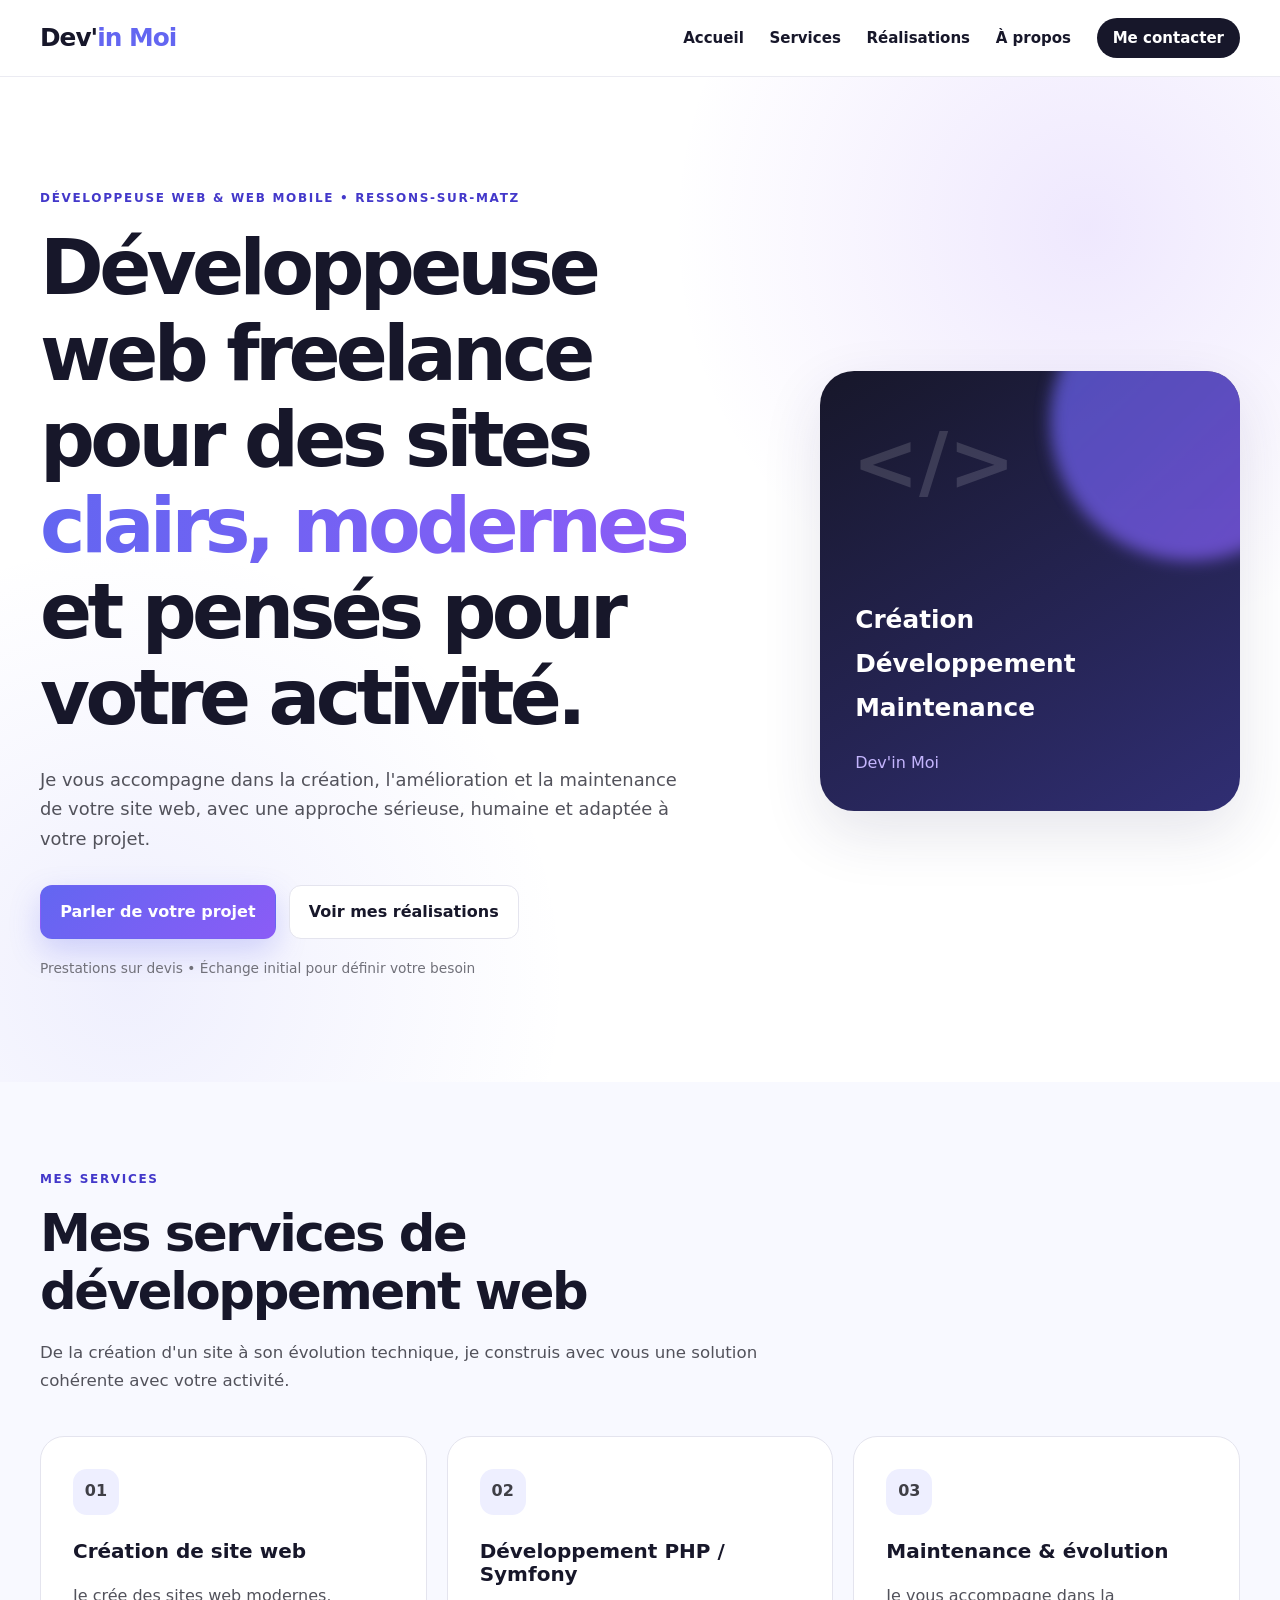
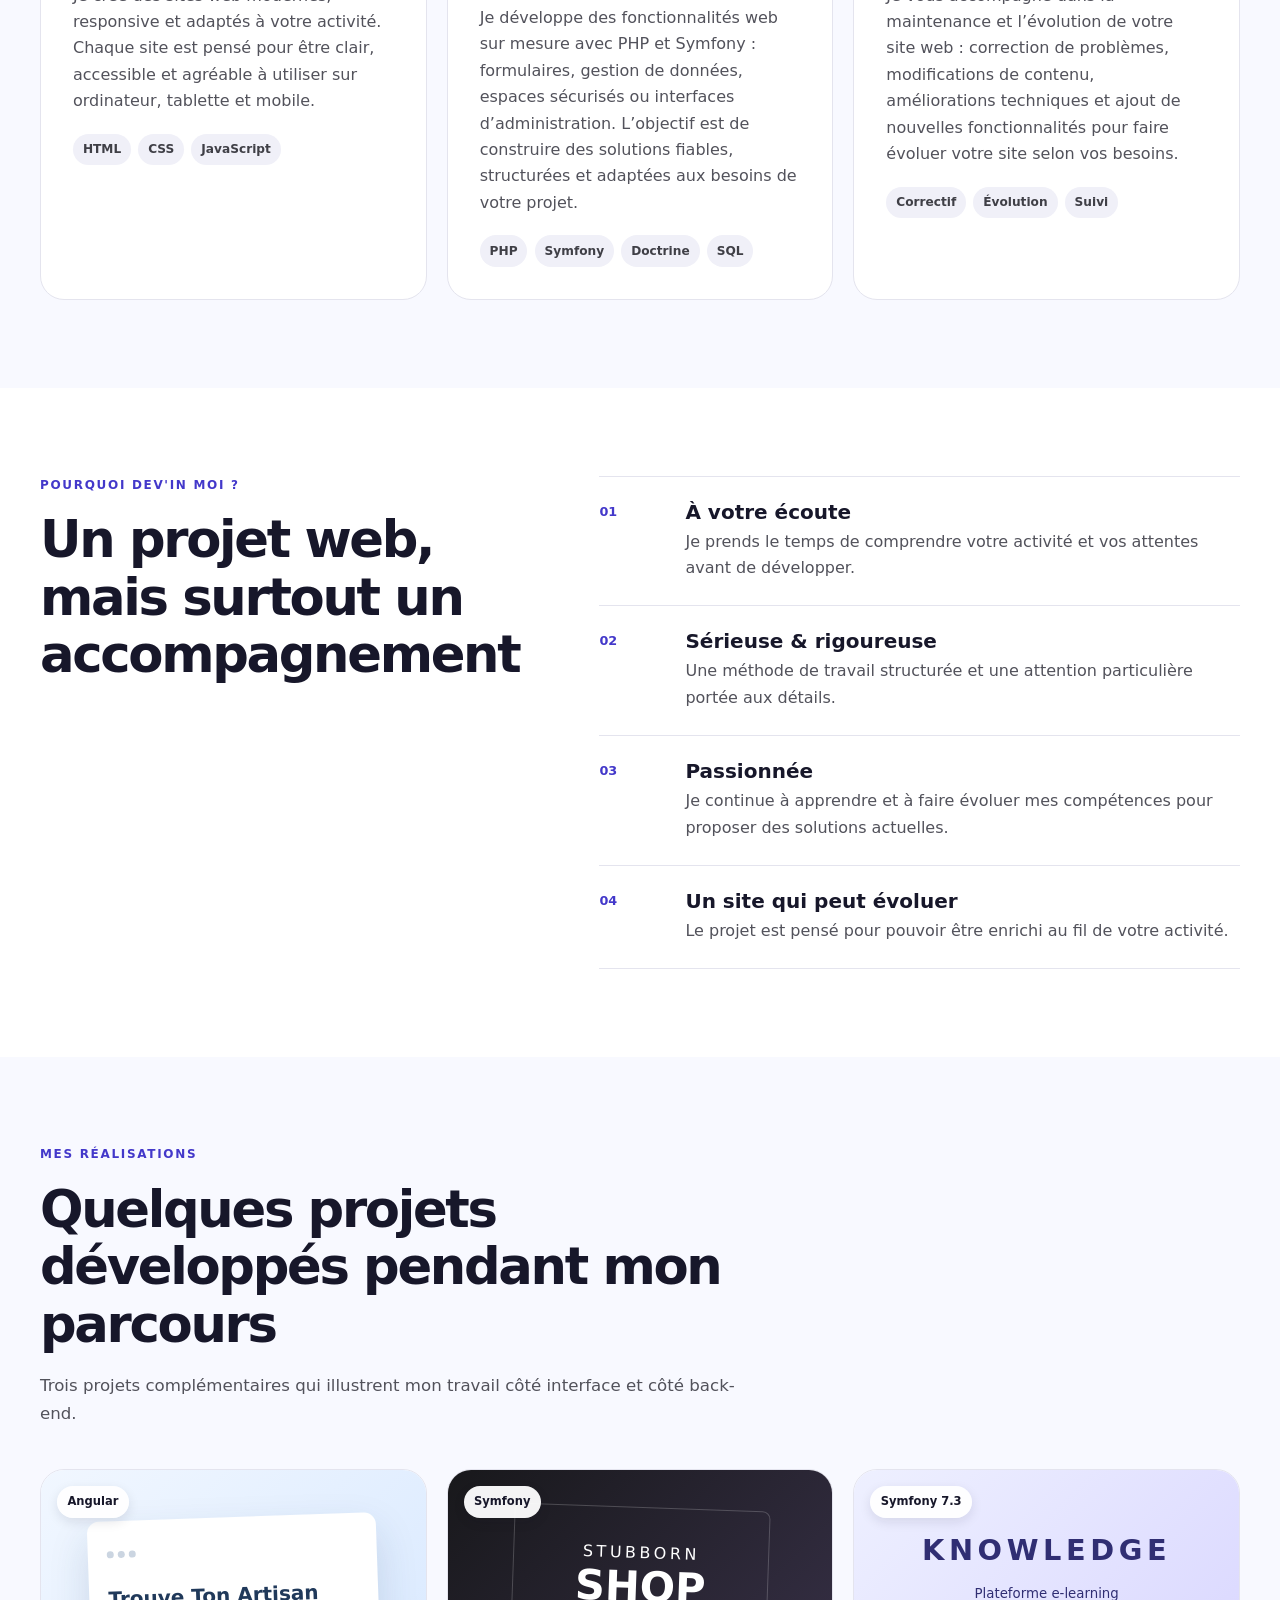
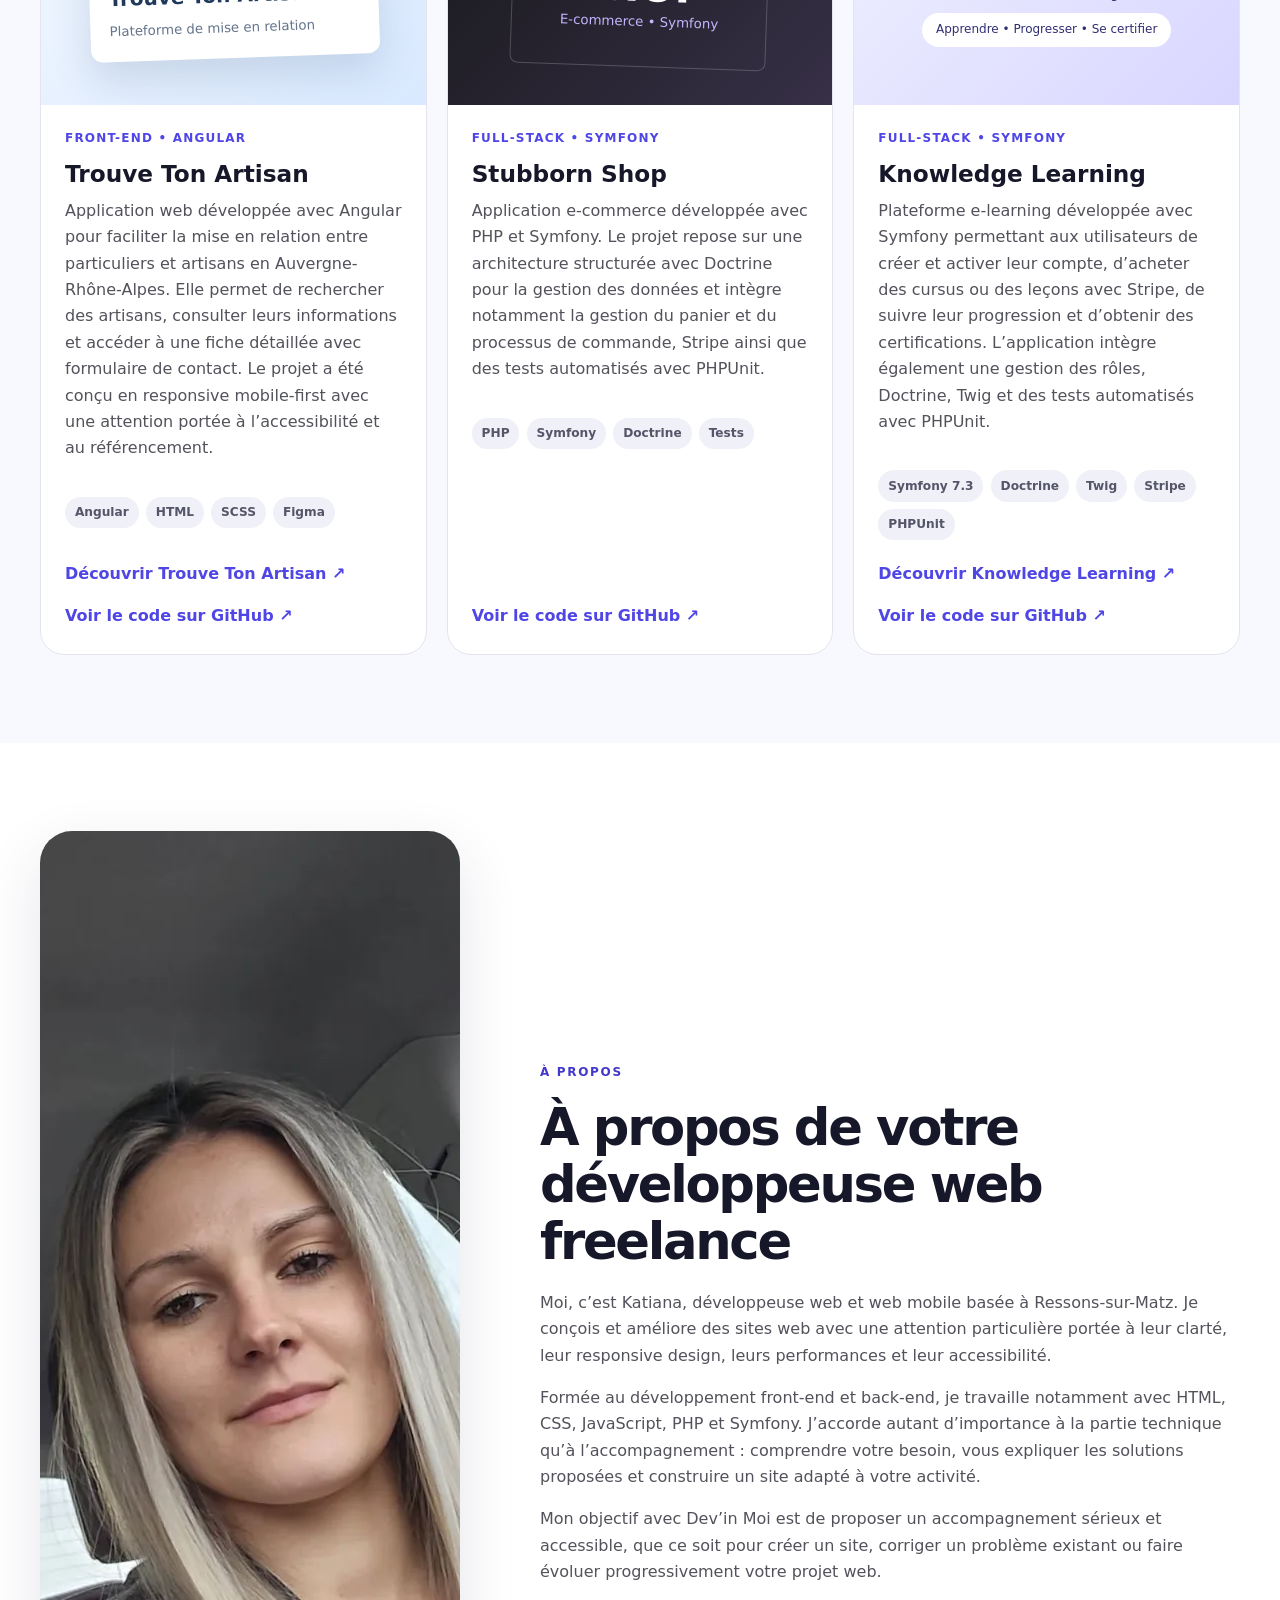
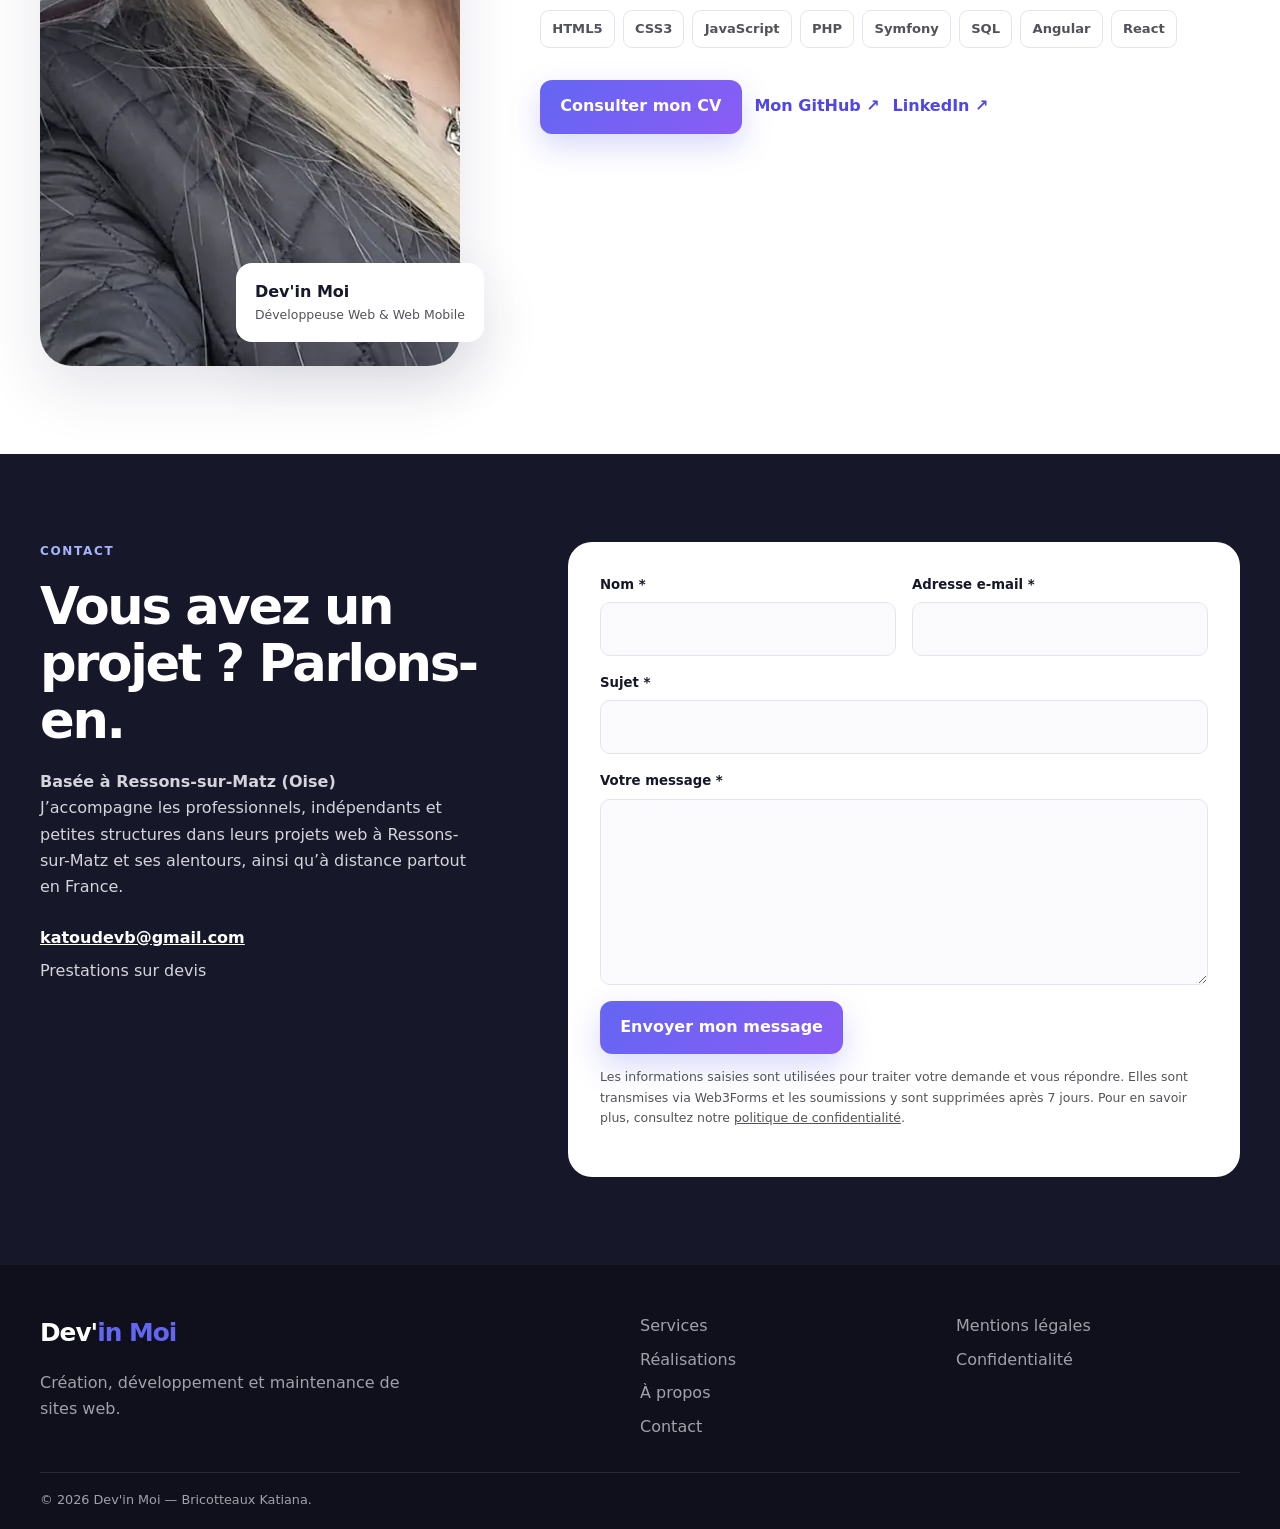
<file: index.html>
<!DOCTYPE html>
<html lang="fr">
<head>
  <meta charset="UTF-8">
  <meta name="viewport" content="width=device-width, initial-scale=1.0">
      <meta name="description" content="Dev'in Moi accompagne particuliers et professionnels dans la création, l'amélioration et la maintenance de sites web à Ressons-sur-Matz et à distance.">
    <title>Dev'in Moi — Développeuse web freelance</title>
  <!-- Le travail SEO (meta description, données structurées, Open Graph, etc.) sera fait séparément. -->
  <link rel="stylesheet" href="css/style.css">
  <script src="js/script.js" defer></script>
</head>
<body>
  <a class="skip-link" href="#contenu">Aller au contenu</a>

  <header class="site-header">
    <nav class="main-nav container" aria-label="Navigation principale">
      <a href="#accueil" class="logo" aria-label="Dev'in Moi - Accueil">Dev'<span>in Moi</span></a>

      <button class="menu-toggle" type="button" aria-expanded="false" aria-controls="nav-links" aria-label="Ouvrir le menu">
        <span></span><span></span><span></span>
      </button>

      <ul class="nav-links" id="nav-links">
        <li><a href="#accueil">Accueil</a></li>
        <li><a href="#services">Services</a></li>
        <li><a href="#realisations">Réalisations</a></li>
        <li><a href="#a-propos">À propos</a></li>
        <li><a href="#contact" class="nav-cta">Me contacter</a></li>
      </ul>
    </nav>
  </header>

  <main id="contenu">
    <section class="hero section" id="accueil">
      <div class="container hero-grid">
        <div class="hero-content reveal">
          <p class="eyebrow">Développeuse Web & Web Mobile • Ressons-sur-Matz</p>
          <h1>
            Développeuse web freelance pour des sites <span>clairs, modernes</span> et pensés pour votre activité.
          </h1>
          <p class="hero-text">Je vous accompagne dans la création, l'amélioration et la maintenance de votre site web, avec une approche sérieuse, humaine et adaptée à votre projet.</p>
          <div class="hero-actions">
            <a class="btn btn-primary" href="#contact">Parler de votre projet</a>
            <a class="btn btn-secondary" href="#realisations">Voir mes réalisations</a>
          </div>
          <p class="quote-note">Prestations sur devis • Échange initial pour définir votre besoin</p>
        </div>

        <div class="hero-card reveal" aria-label="Présentation de Dev'in Moi">
          <div class="hero-card-mark">&lt;/&gt;</div>
          <p>Création</p>
          <p>Développement</p>
          <p>Maintenance</p>
          <span>Dev'in Moi</span>
        </div>
      </div>
    </section>

    <section class="section section-soft" id="services">
      <div class="container">
        <div class="section-heading reveal">
          <p class="eyebrow">Mes services</p>
          <h2>Mes services de développement web</h2>
          <p>De la création d'un site à son évolution technique, je construis avec vous une solution cohérente avec votre activité.</p>
        </div>

        <div class="services-grid">
          <article class="service-card reveal">
            <span class="service-number">01</span>
            <h3>Création de site web</h3>
            <p>Je crée des sites web modernes, responsive et adaptés à votre activité. Chaque site est pensé pour être clair, accessible et agréable à utiliser sur ordinateur, tablette et mobile.</p>
            <div class="tags"><span>HTML</span><span>CSS</span><span>JavaScript</span></div>
          </article>

          <article class="service-card reveal">
            <span class="service-number">02</span>
            <h3>Développement PHP / Symfony</h3>
            <p>Je développe des fonctionnalités web sur mesure avec PHP et Symfony : formulaires, gestion de données, espaces sécurisés ou interfaces d’administration. L’objectif est de construire des solutions fiables, structurées et adaptées aux besoins de votre projet.</p>
            <div class="tags"><span>PHP</span><span>Symfony</span><span>Doctrine</span><span>SQL</span></div>
          </article>

          <article class="service-card reveal">
            <span class="service-number">03</span>
            <h3>Maintenance & évolution</h3>
            <p>Je vous accompagne dans la maintenance et l’évolution de votre site web : correction de problèmes, modifications de contenu, améliorations techniques et ajout de nouvelles fonctionnalités pour faire évoluer votre site selon vos besoins.</p>
            <div class="tags"><span>Correctif</span><span>Évolution</span><span>Suivi</span></div>
          </article>
        </div>
      </div>
    </section>

    <section class="section values">
      <div class="container values-grid">
        <div class="section-heading reveal">
          <p class="eyebrow">Pourquoi Dev'in Moi ?</p>
          <h2>Un projet web, mais surtout un accompagnement</h2>
        </div>
        <div class="value-list">
          <article class="value reveal"><strong>01</strong><div><h3>À votre écoute</h3><p>Je prends le temps de comprendre votre activité et vos attentes avant de développer.</p></div></article>
          <article class="value reveal"><strong>02</strong><div><h3>Sérieuse & rigoureuse</h3><p>Une méthode de travail structurée et une attention particulière portée aux détails.</p></div></article>
          <article class="value reveal"><strong>03</strong><div><h3>Passionnée</h3><p>Je continue à apprendre et à faire évoluer mes compétences pour proposer des solutions actuelles.</p></div></article>
          <article class="value reveal"><strong>04</strong><div><h3>Un site qui peut évoluer</h3><p>Le projet est pensé pour pouvoir être enrichi au fil de votre activité.</p></div></article>
        </div>
      </div>
    </section>

    <section class="section section-soft" id="realisations">
      <div class="container">
        <div class="section-heading reveal">
          <p class="eyebrow">Mes réalisations</p>
          <h2>Quelques projets développés pendant mon parcours</h2>
          <p>Trois projets complémentaires qui illustrent mon travail côté interface et côté back-end.</p>
        </div>

        <div class="projects-grid">
          <article class="project-card reveal">
            <div class="project-visual artisan">
              <span>Angular</span>
              <div class="mock-window"><i></i><i></i><i></i><strong>Trouve Ton Artisan</strong><small>Plateforme de mise en relation</small></div>
            </div>
            <div class="project-body">
              <p class="project-type">Front-end • Angular</p>
              <h3>Trouve Ton Artisan</h3>
              <p>Application web développée avec Angular pour faciliter la mise en relation entre particuliers et artisans en Auvergne-Rhône-Alpes. Elle permet de rechercher des artisans, consulter leurs informations et accéder à une fiche détaillée avec formulaire de contact. Le projet a été conçu en responsive mobile-first avec une attention portée à l’accessibilité et au référencement.</p>
              <div class="tags"><span>Angular</span><span>HTML</span><span>SCSS</span><span>Figma</span></div>
              <div class="project-links">
                <a href="https://katoudevb.github.io/TrouveTonArtisan/" target="_blank" rel="noopener" aria-label="Voir le site Trouve Ton Artisan">Découvrir Trouve Ton Artisan ↗</a>
                <a href="https://github.com/katoudevb/TrouveTonArtisan" target="_blank" rel="noopener">Voir le code sur GitHub ↗</a>
              </div>
            </div>
          </article>

          <article class="project-card reveal">
            <div class="project-visual stubborn">
              <span>Symfony</span>
              <div class="mock-shop"><div>STUBBORN</div><b>SHOP</b><small>E-commerce • Symfony</small></div>
            </div>
            <div class="project-body">
              <p class="project-type">Full-stack • Symfony</p>
              <h3>Stubborn Shop</h3>
              <p>Application e-commerce développée avec PHP et Symfony. Le projet repose sur une architecture structurée avec Doctrine pour la gestion des données et intègre notamment la gestion du panier et du processus de commande, Stripe ainsi que des tests automatisés avec PHPUnit.</p>
              <div class="tags"><span>PHP</span><span>Symfony</span><span>Doctrine</span><span>Tests</span></div>
              <div class="project-links">
                <a href="https://github.com/katoudevb/stubborn_shop" target="_blank" rel="noopener">Voir le code sur GitHub ↗</a>
              </div>
            </div>
          </article>

          <article class="project-card reveal">
            <div class="project-visual knowledge">
              <span>Symfony 7.3</span>
              <div class="mock-knowledge">
                <b>KNOWLEDGE</b>
                <small>Plateforme e-learning</small>
                <em>Apprendre • Progresser • Se certifier</em>
              </div>
            </div>
            <div class="project-body">
              <p class="project-type">Full-stack • Symfony</p>
              <h3>Knowledge Learning</h3>
              <p>Plateforme e-learning développée avec Symfony permettant aux utilisateurs de créer et activer leur compte, d’acheter des cursus ou des leçons avec Stripe, de suivre leur progression et d’obtenir des certifications. L’application intègre également une gestion des rôles, Doctrine, Twig et des tests automatisés avec PHPUnit.</p>
              <div class="tags">
                <span>Symfony 7.3</span>
                <span>Doctrine</span>
                <span>Twig</span>
                <span>Stripe</span>
                <span>PHPUnit</span>
              </div>
              <div class="project-links">
                <a href="https://bricotteaux.alwaysdata.net/" target="_blank" rel="noopener" aria-label="Voir le site Knowledge Learning">Découvrir Knowledge Learning ↗</a>
                <a href="https://github.com/katoudevb/knowledge" target="_blank" rel="noopener">Voir le code sur GitHub ↗</a>
              </div>
            </div>
          </article>
        </div>
      </div>
    </section>

    <section class="section about" id="a-propos">
      <div class="container about-grid">
        <div class="about-photo reveal">
          <img src="assets/images/katiana-bricotteaux.webp" width="700" height="1135" alt="Portrait de Katiana Bricotteaux">
          <div class="photo-badge"><strong>Dev'in Moi</strong><span>Développeuse Web & Web Mobile</span></div>
        </div>

        <div class="about-content reveal">
          <p class="eyebrow">À propos</p>
          <h2>À propos de votre développeuse web freelance</h2>
          <p>Moi, c’est Katiana, développeuse web et web mobile basée à Ressons-sur-Matz. Je conçois et améliore des sites web avec une attention particulière portée à leur clarté, leur responsive design, leurs performances et leur accessibilité.</p>
          <p>Formée au développement front-end et back-end, je travaille notamment avec HTML, CSS, JavaScript, PHP et Symfony. J’accorde autant d’importance à la partie technique qu’à l’accompagnement : comprendre votre besoin, vous expliquer les solutions proposées et construire un site adapté à votre activité.</p>
          <p>Mon objectif avec Dev’in Moi est de proposer un accompagnement sérieux et accessible, que ce soit pour créer un site, corriger un problème existant ou faire évoluer progressivement votre projet web.</p>

          <div class="skills" aria-label="Technologies">
            <span>HTML5</span><span>CSS3</span><span>JavaScript</span><span>PHP</span><span>Symfony</span><span>SQL</span><span>Angular</span><span>React</span>
          </div>

          <div class="about-actions">
            <a class="btn btn-primary" href="assets/documents/cv-katiana-bricotteaux.pdf" target="_blank" rel="noopener">Consulter mon CV</a>
            <a class="text-link" href="https://github.com/katoudevb" target="_blank" rel="noopener">Mon GitHub ↗</a>
            <a class="text-link" href="https://www.linkedin.com/in/katiana-bricotteaux-22245a385/" target="_blank" rel="noopener">LinkedIn ↗</a>
          </div>
        </div>
      </div>
    </section>

    <section class="section contact-section" id="contact">
      <div class="container contact-grid">
        <div class="contact-copy reveal">
          <p class="eyebrow">Contact</p>
          <h2>Vous avez un projet ? Parlons-en.</h2>
          <p><strong>Basée à Ressons-sur-Matz (Oise)</strong><br>J’accompagne les professionnels, indépendants et petites structures dans leurs projets web à Ressons-sur-Matz et ses alentours, ainsi qu’à distance partout en France.</p>
        <div class="contact-details">
          <a href="mailto:katoudevb@gmail.com">katoudevb@gmail.com</a>
          <span>Prestations sur devis</span>
        </div>
        </div>
        <form class="contact-form reveal" id="contact-form">
          <input type="hidden" name="access_key" value="d40a267e-ac9f-409e-aab9-264f63674bb4">
          <input type="hidden" name="from_name" value="Dev'in Moi">
          <input type="checkbox" name="botcheck" style="display:none" tabindex="-1" autocomplete="off">
          <div class="field-row">
            <div class="field"><label for="contact-name">Nom *</label><input id="contact-name" name="name" type="text" autocomplete="name" required maxlength="100"></div>
            <div class="field"><label for="contact-email">Adresse e-mail *</label><input id="contact-email" name="email" type="email" autocomplete="email" required maxlength="254"></div>
          </div>
          <div class="field"><label for="contact-subject">Sujet *</label><input id="contact-subject" name="subject" type="text" required maxlength="150"></div>
          <div class="field"><label for="contact-message">Votre message *</label><textarea id="contact-message" name="message" rows="6" required minlength="10" maxlength="3000"></textarea></div>
          <button class="btn btn-primary" type="submit">Envoyer mon message</button>
          <p class="form-note">
            Les informations saisies sont utilisées pour traiter votre demande et vous répondre.
            Elles sont transmises via Web3Forms et les soumissions y sont supprimées après 7 jours.
            Pour en savoir plus, consultez notre
            <a href="politique-confidentialite.html">politique de confidentialité</a>.
          </p>
          <p class="form-status" id="form-status" role="status" aria-live="polite"></p>
        </form>
      </div>
    </section>
  </main>

  <footer class="site-footer">
    <div class="container footer-grid">
      <div><a href="#accueil" class="logo logo-footer">Dev'<span>in Moi</span></a><p>Création, développement et maintenance de sites web.</p></div>
      <div class="footer-links"><a href="#services">Services</a><a href="#realisations">Réalisations</a><a href="#a-propos">À propos</a><a href="#contact">Contact</a></div>
      <div class="footer-links"><a href="mentions-legales.html">Mentions légales</a><a href="politique-confidentialite.html">Confidentialité</a></div>
    </div>
    <div class="container footer-bottom">© <span id="year"></span> Dev'in Moi — Bricotteaux Katiana.</div>
  </footer>

  <button class="back-to-top" type="button" aria-label="Retour en haut">↑</button>
</body>
</html>
</file>
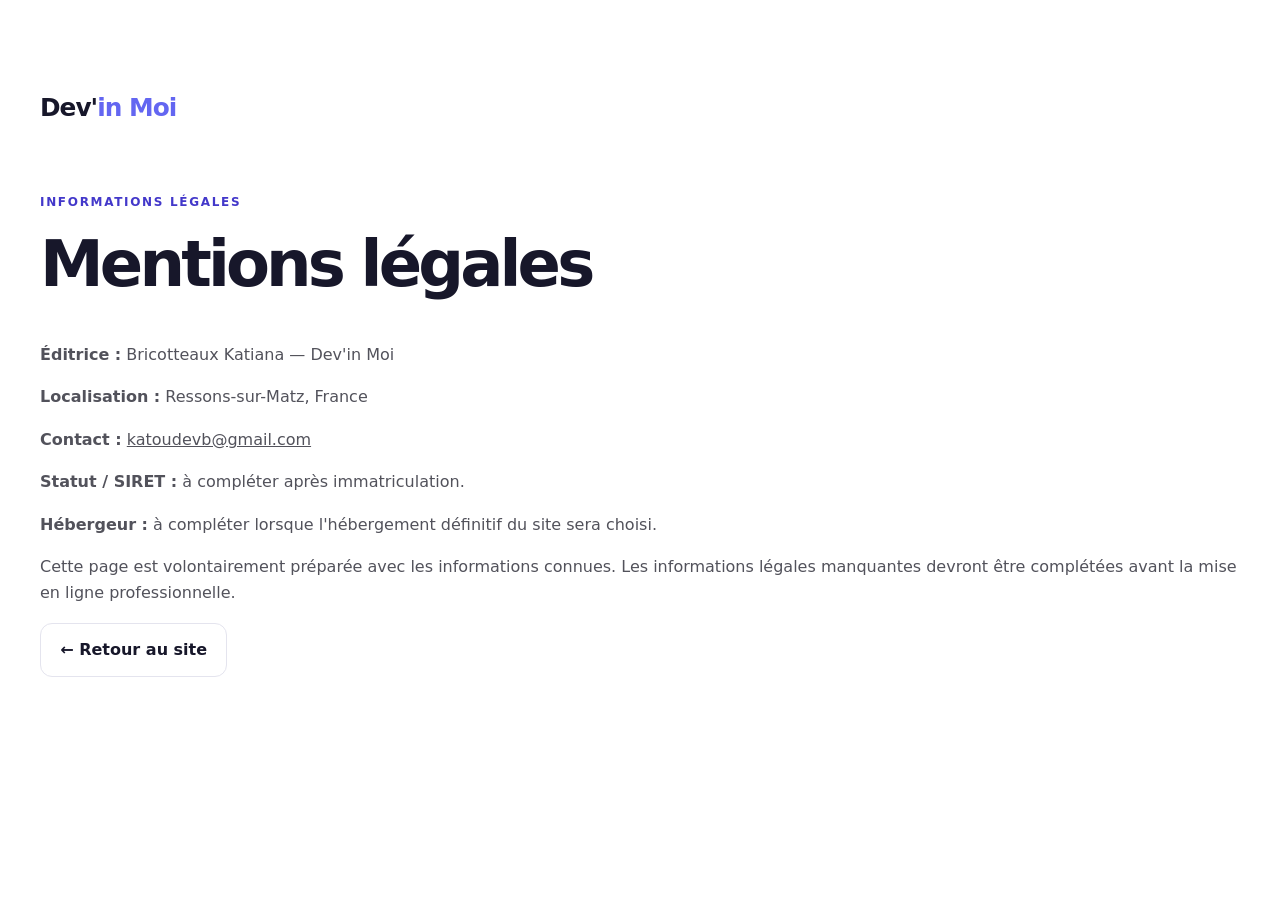
<file: mentions-legales.html>
<!DOCTYPE html><html lang="fr"><head><meta charset="UTF-8"><meta name="viewport" content="width=device-width,initial-scale=1"><title>Mentions légales — Dev'in Moi</title><link rel="stylesheet" href="css/style.css"></head><body><main class="section"><div class="container"><a class="logo" href="index.html">Dev'<span>in Moi</span></a><div class="section-heading" style="margin-top:4rem"><p class="eyebrow">Informations légales</p><h1 style="font-size:clamp(2.4rem,5vw,4rem)">Mentions légales</h1></div><p><strong>Éditrice :</strong> Bricotteaux Katiana — Dev'in Moi</p><p><strong>Localisation :</strong> Ressons-sur-Matz, France</p><p><strong>Contact :</strong> <a href="mailto:katoudevb@gmail.com">katoudevb@gmail.com</a></p><p><strong>Statut / SIRET :</strong> à compléter après immatriculation.</p><p><strong>Hébergeur :</strong> à compléter lorsque l'hébergement définitif du site sera choisi.</p><p>Cette page est volontairement préparée avec les informations connues. Les informations légales manquantes devront être complétées avant la mise en ligne professionnelle.</p><p><a class="btn btn-secondary" href="index.html">← Retour au site</a></p></div></main></body></html>
</file>
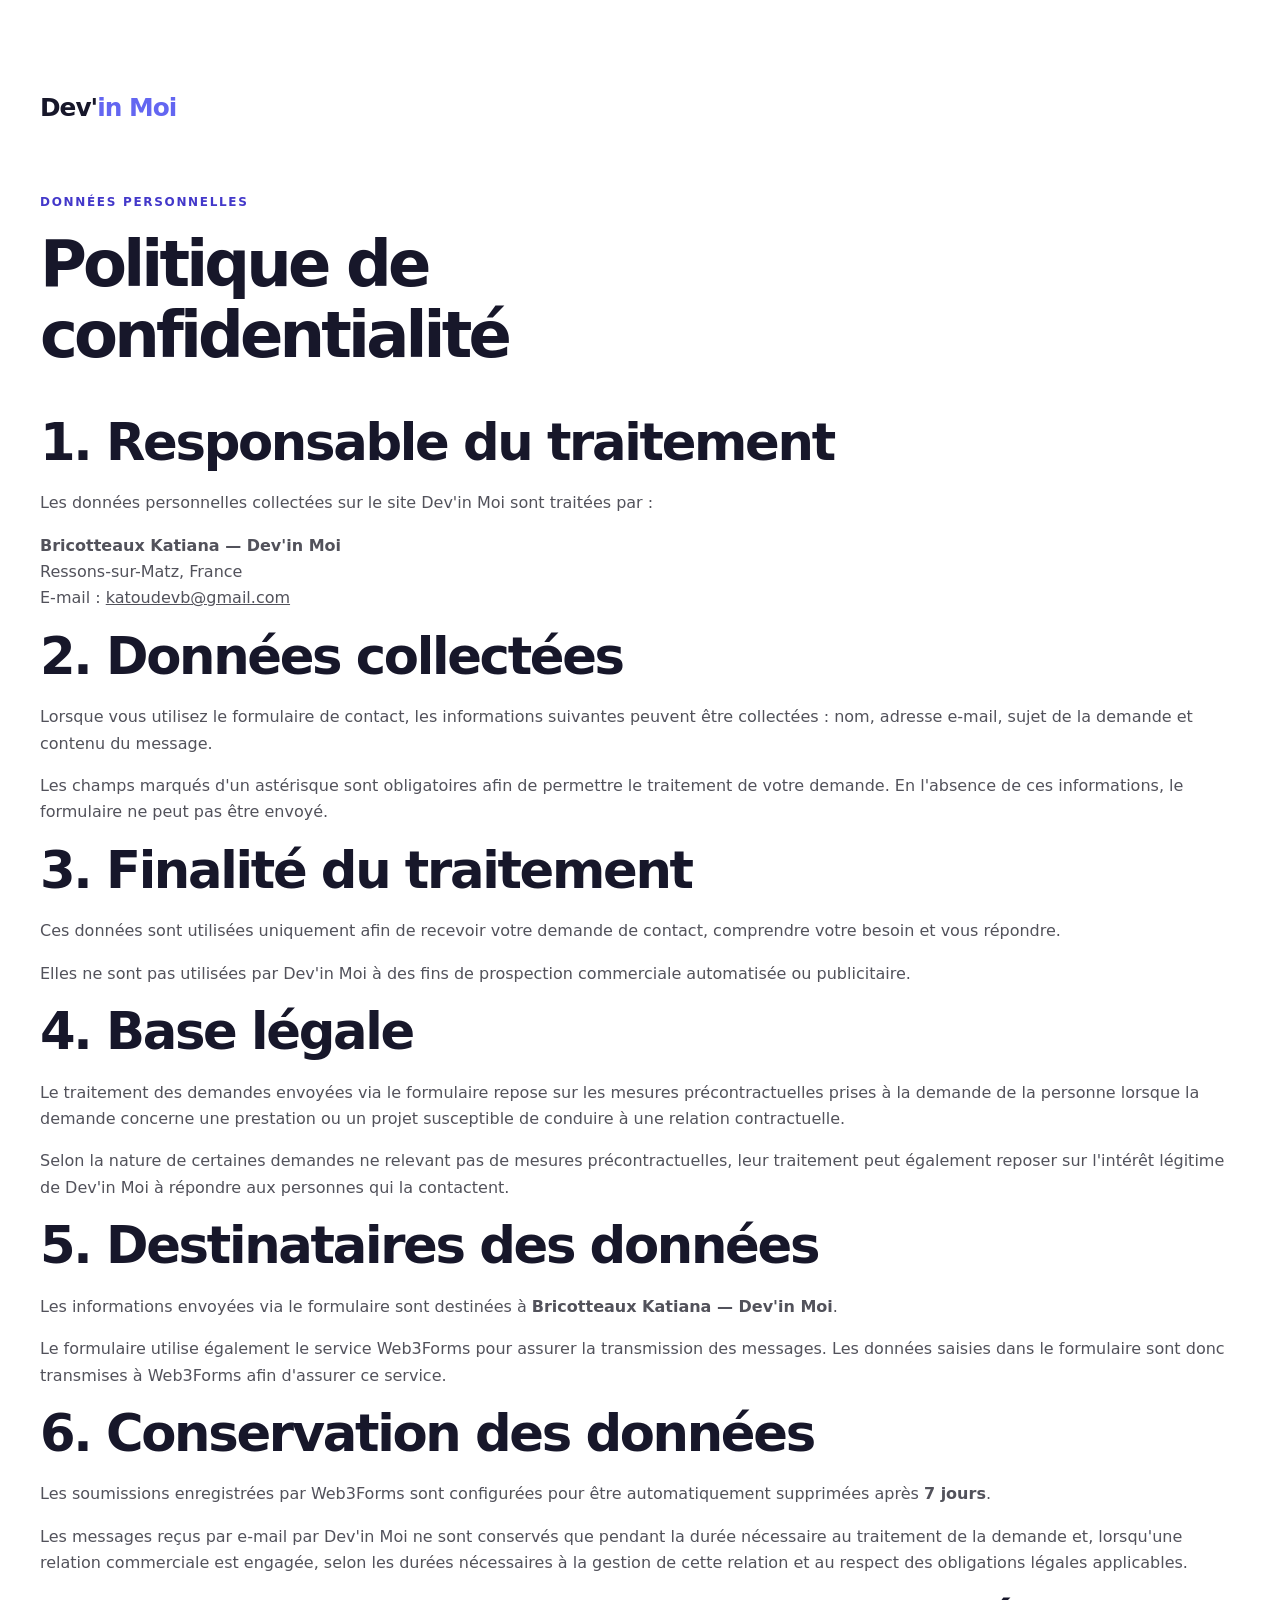
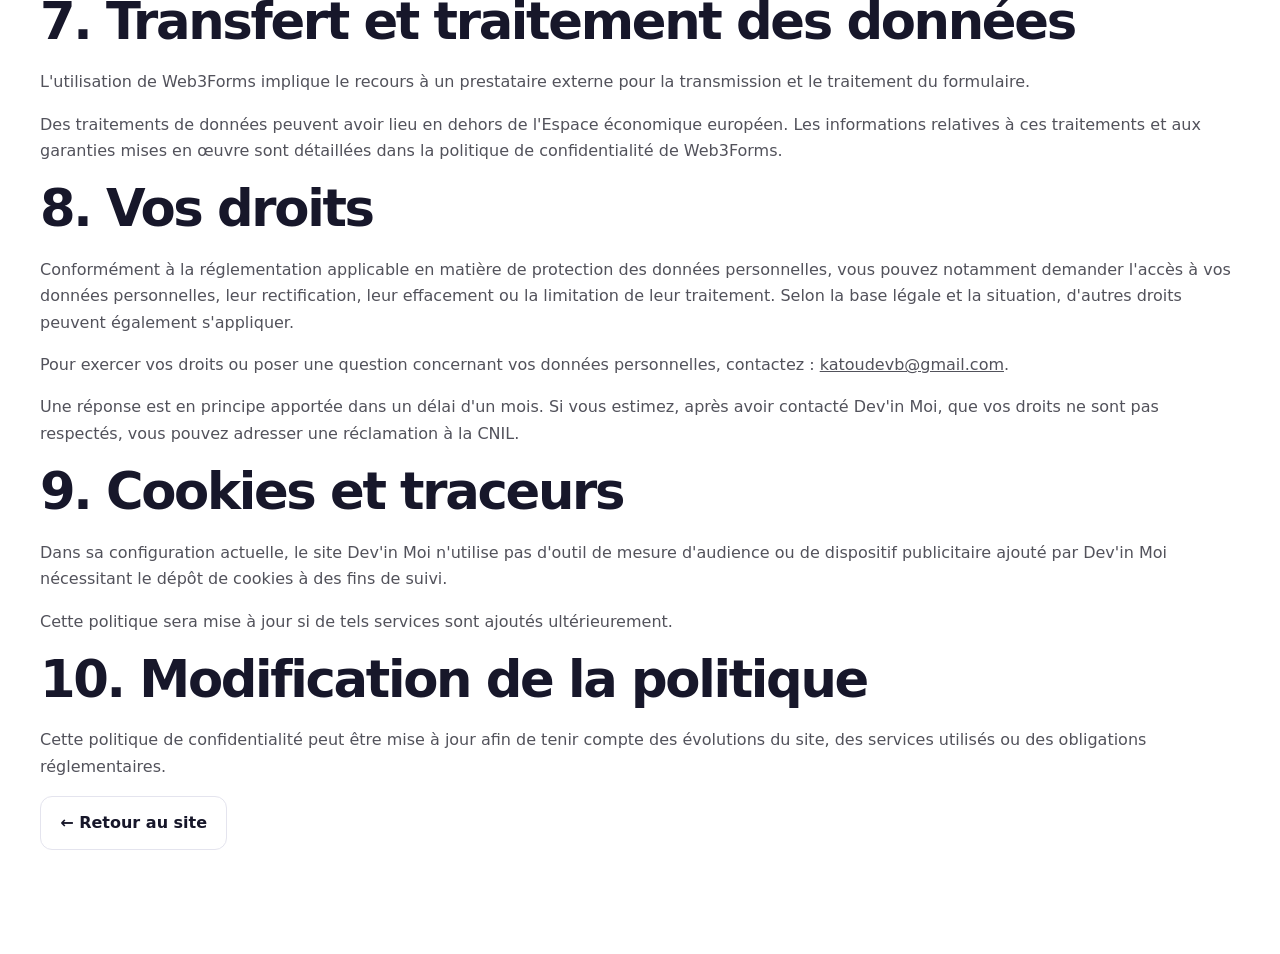
<file: politique-confidentialite.html>
<!DOCTYPE html>
<html lang="fr">
<head>
  <meta charset="UTF-8">
  <meta name="viewport" content="width=device-width,initial-scale=1">
  <title>Politique de confidentialité — Dev'in Moi</title>
  <meta name="description" content="Politique de confidentialité du site Dev'in Moi : données collectées, formulaire de contact, conservation et droits des utilisateurs.">
  <link rel="stylesheet" href="css/style.css">
</head>
<body>
  <main class="section">
    <div class="container">
      <a class="logo" href="index.html" aria-label="Dev'in Moi - Accueil">Dev'<span>in Moi</span></a>

      <div class="section-heading" style="margin-top:4rem">
        <p class="eyebrow">Données personnelles</p>
        <h1 style="font-size:clamp(2.4rem,5vw,4rem)">Politique de confidentialité</h1>
      </div>

      <h2>1. Responsable du traitement</h2>
      <p>Les données personnelles collectées sur le site Dev'in Moi sont traitées par :</p>
      <p><strong>Bricotteaux Katiana — Dev'in Moi</strong><br>
      Ressons-sur-Matz, France<br>
      E-mail : <a href="mailto:katoudevb@gmail.com">katoudevb@gmail.com</a></p>

      <h2>2. Données collectées</h2>
      <p>Lorsque vous utilisez le formulaire de contact, les informations suivantes peuvent être collectées : nom, adresse e-mail, sujet de la demande et contenu du message.</p>
      <p>Les champs marqués d'un astérisque sont obligatoires afin de permettre le traitement de votre demande. En l'absence de ces informations, le formulaire ne peut pas être envoyé.</p>

      <h2>3. Finalité du traitement</h2>
      <p>Ces données sont utilisées uniquement afin de recevoir votre demande de contact, comprendre votre besoin et vous répondre.</p>
      <p>Elles ne sont pas utilisées par Dev'in Moi à des fins de prospection commerciale automatisée ou publicitaire.</p>

      <h2>4. Base légale</h2>
      <p>Le traitement des demandes envoyées via le formulaire repose sur les mesures précontractuelles prises à la demande de la personne lorsque la demande concerne une prestation ou un projet susceptible de conduire à une relation contractuelle.</p>
      <p>Selon la nature de certaines demandes ne relevant pas de mesures précontractuelles, leur traitement peut également reposer sur l'intérêt légitime de Dev'in Moi à répondre aux personnes qui la contactent.</p>

      <h2>5. Destinataires des données</h2>
      <p>Les informations envoyées via le formulaire sont destinées à <strong>Bricotteaux Katiana — Dev'in Moi</strong>.</p>
      <p>Le formulaire utilise également le service Web3Forms pour assurer la transmission des messages. Les données saisies dans le formulaire sont donc transmises à Web3Forms afin d'assurer ce service.</p>

      <h2>6. Conservation des données</h2>
      <p>Les soumissions enregistrées par Web3Forms sont configurées pour être automatiquement supprimées après <strong>7 jours</strong>.</p>
      <p>Les messages reçus par e-mail par Dev'in Moi ne sont conservés que pendant la durée nécessaire au traitement de la demande et, lorsqu'une relation commerciale est engagée, selon les durées nécessaires à la gestion de cette relation et au respect des obligations légales applicables.</p>

      <h2>7. Transfert et traitement des données</h2>
      <p>L'utilisation de Web3Forms implique le recours à un prestataire externe pour la transmission et le traitement du formulaire.</p>
      <p>Des traitements de données peuvent avoir lieu en dehors de l'Espace économique européen. Les informations relatives à ces traitements et aux garanties mises en œuvre sont détaillées dans la politique de confidentialité de Web3Forms.</p>

      <h2>8. Vos droits</h2>
      <p>Conformément à la réglementation applicable en matière de protection des données personnelles, vous pouvez notamment demander l'accès à vos données personnelles, leur rectification, leur effacement ou la limitation de leur traitement. Selon la base légale et la situation, d'autres droits peuvent également s'appliquer.</p>
      <p>Pour exercer vos droits ou poser une question concernant vos données personnelles, contactez : <a href="mailto:katoudevb@gmail.com">katoudevb@gmail.com</a>.</p>
      <p>Une réponse est en principe apportée dans un délai d'un mois. Si vous estimez, après avoir contacté Dev'in Moi, que vos droits ne sont pas respectés, vous pouvez adresser une réclamation à la CNIL.</p>

      <h2>9. Cookies et traceurs</h2>
      <p>Dans sa configuration actuelle, le site Dev'in Moi n'utilise pas d'outil de mesure d'audience ou de dispositif publicitaire ajouté par Dev'in Moi nécessitant le dépôt de cookies à des fins de suivi.</p>
      <p>Cette politique sera mise à jour si de tels services sont ajoutés ultérieurement.</p>

      <h2>10. Modification de la politique</h2>
      <p>Cette politique de confidentialité peut être mise à jour afin de tenir compte des évolutions du site, des services utilisés ou des obligations réglementaires.</p>

      <p><a class="btn btn-secondary" href="index.html">← Retour au site</a></p>
    </div>
  </main>
</body>
</html>
</file>
<file: css/style.css>
:root {
  --primary:#6366f1; --secondary:#8b5cf6; --primary-dark:#4f46e5;
  --dark:#17172a; --text:#52525b; --light:#f8f9ff; --white:#fff;
  --border:#e4e4ee; --shadow:0 22px 60px rgba(44,45,90,.12);
  --radius:24px; --max-width:1200px;
}
*{box-sizing:border-box}
html{scroll-behavior:smooth}
body{margin:0;font-family:Inter,ui-sans-serif,system-ui,-apple-system,BlinkMacSystemFont,"Segoe UI",sans-serif;color:var(--text);background:var(--white);line-height:1.65}
body.menu-open{overflow:hidden}
img{max-width:100%;display:block}
a{color:inherit}
button,input,textarea{font:inherit}
.container{width:min(calc(100% - 2rem),var(--max-width));margin-inline:auto}
.section{padding:5.5rem 0}
.section-soft{background:var(--light)}
.skip-link{position:fixed;left:1rem;top:-5rem;background:var(--dark);color:#fff;padding:.7rem 1rem;z-index:1000;border-radius:8px}
.skip-link:focus{top:1rem}
.site-header{position:sticky;top:0;z-index:100;background:rgba(255,255,255,.92);backdrop-filter:blur(14px);border-bottom:1px solid rgba(228,228,238,.75)}
.main-nav{min-height:76px;display:flex;align-items:center;justify-content:space-between}
.logo{text-decoration:none;font-size:1.55rem;font-weight:850;letter-spacing:-.04em;color:var(--dark)}
.logo span{color:var(--primary)}
.nav-links{display:flex;align-items:center;gap:1.6rem;list-style:none;margin:0;padding:0}
.nav-links a{text-decoration:none;font-weight:650;font-size:.94rem;color:var(--dark)}
.nav-links a:hover{color:var(--primary)}
.nav-cta{background:var(--dark);color:#fff!important;padding:.7rem 1rem;border-radius:999px}
.menu-toggle{display:none;border:0;background:none;width:44px;height:44px;padding:10px;cursor:pointer}
.menu-toggle span{display:block;height:2px;background:var(--dark);margin:5px 0;transition:.25s}
.hero{padding-top:7rem;overflow:hidden;background:radial-gradient(circle at 85% 15%,rgba(139,92,246,.14),transparent 30%),radial-gradient(circle at 10% 90%,rgba(99,102,241,.10),transparent 30%)}
.hero-grid{display:grid;grid-template-columns:1.25fr .75fr;gap:5rem;align-items:center}
.eyebrow{text-transform:uppercase;letter-spacing:.14em;font-size:.75rem;font-weight:800;color:var(--primary);margin:0 0 1rem}
h1,h2,h3{color:var(--dark);line-height:1.12;margin-top:0}
h1{font-size:clamp(2.8rem,6vw,5.4rem);letter-spacing:-.06em;margin-bottom:1.5rem}
h1 span{background:linear-gradient(90deg,var(--primary),var(--secondary));-webkit-background-clip:text;background-clip:text;color:transparent}
h2{font-size:clamp(2rem,4vw,3.5rem);letter-spacing:-.045em;margin-bottom:1.2rem}
h3{font-size:1.25rem}
.hero-text{font-size:1.12rem;max-width:650px}
.hero-actions,.about-actions{display:flex;gap:.8rem;flex-wrap:wrap;align-items:center;margin-top:2rem}
.btn{display:inline-flex;align-items:center;justify-content:center;min-height:48px;padding:.8rem 1.2rem;border-radius:12px;text-decoration:none;font-weight:750;border:1px solid transparent;cursor:pointer;transition:.2s}
.btn:hover{transform:translateY(-2px)}
.btn-primary{background:linear-gradient(135deg,var(--primary),var(--secondary));color:#fff;box-shadow:0 12px 30px rgba(99,102,241,.25)}
.btn-secondary{background:#fff;color:var(--dark);border-color:var(--border)}
.quote-note{font-size:.86rem;margin-top:1.1rem;color:#71717a}
.hero-card{min-height:440px;border-radius:34px;padding:2.2rem;background:linear-gradient(150deg,#17172a,#302e73);box-shadow:var(--shadow);display:flex;flex-direction:column;justify-content:flex-end;position:relative;overflow:hidden;color:#fff;transform:rotate(2deg)}
.hero-card:before{content:"";position:absolute;width:280px;height:280px;border-radius:50%;background:linear-gradient(135deg,var(--primary),var(--secondary));filter:blur(8px);right:-90px;top:-90px;opacity:.7}
.hero-card-mark{font-size:5rem;font-weight:900;position:absolute;left:2rem;top:1.6rem;color:rgba(255,255,255,.14)}
.hero-card p{margin:.1rem 0;font-size:1.55rem;font-weight:800}
.hero-card span{margin-top:1.2rem;color:#c4b5fd}
.section-heading{max-width:720px;margin-bottom:2.6rem}
.section-heading>p:last-child{font-size:1.04rem}
.services-grid,.projects-grid{display:grid;grid-template-columns:repeat(3,1fr);gap:1.25rem}
.service-card,.project-card{background:#fff;border:1px solid var(--border);border-radius:var(--radius);overflow:hidden;transition:.25s}
.service-card{padding:2rem}
.service-card:hover,.project-card:hover{transform:translateY(-6px);box-shadow:var(--shadow)}
.service-number{display:inline-grid;place-items:center;width:46px;height:46px;border-radius:14px;background:#eeefff;color:var(--primary);font-weight:850;margin-bottom:1.6rem}
.tags{display:flex;gap:.45rem;flex-wrap:wrap;margin-top:1.2rem}
.tags span{font-size:.76rem;font-weight:750;padding:.35rem .62rem;border-radius:999px;background:#f0f0f8;color:#55556a}
.values-grid{display:grid;grid-template-columns:.8fr 1.2fr;gap:5rem}
.value-list{border-top:1px solid var(--border)}
.value{display:grid;grid-template-columns:70px 1fr;gap:1rem;padding:1.5rem 0;border-bottom:1px solid var(--border)}
.value strong{font-size:.8rem;color:var(--primary)}
.value h3{margin-bottom:.35rem}.value p{margin:0}
.project-card{display:flex;flex-direction:column}
.project-visual{height:235px;padding:1rem;position:relative;display:grid;place-items:center;overflow:hidden}
.project-visual>span{position:absolute;top:1rem;left:1rem;z-index:3;background:rgba(255,255,255,.95);color:var(--dark);font-size:.72rem;font-weight:800;padding:.4rem .65rem;border-radius:999px;box-shadow:0 4px 12px rgba(23,23,42,.10)}
.artisan{background:linear-gradient(135deg,#f1f7ff,#d9e9ff)}
.stubborn{background:linear-gradient(135deg,#18181b,#373047);color:#fff}
.knowledge{background:linear-gradient(135deg,#eef0ff,#d9d6ff)}
.mock-window{width:82%;background:#fff;border-radius:12px;box-shadow:0 18px 40px rgba(30,60,100,.15);padding:2.2rem 1.2rem 1.2rem;color:#20395a;transform:rotate(-2deg)}
.mock-window i{display:inline-block;width:7px;height:7px;border-radius:50%;background:#cbd5e1;margin-right:4px;position:relative;top:-1rem}
.mock-window strong,.mock-window small{display:block}
.mock-window strong{font-size:1.25rem}.mock-window small{margin-top:.35rem;color:#64748b}
.mock-shop{text-align:center;border:1px solid rgba(255,255,255,.2);padding:2rem 3rem;border-radius:8px;transform:rotate(2deg)}
.mock-shop div{letter-spacing:.22em}.mock-shop b{display:block;font-size:2.6rem;line-height:1}.mock-shop small{color:#c4b5fd}
.mock-knowledge{text-align:center;color:#302e73}.mock-knowledge b{display:block;font-size:1.8rem;letter-spacing:.16em}.mock-knowledge small,.mock-knowledge em{display:block;margin-top:.5rem}.mock-knowledge em{font-style:normal;background:#fff;padding:.45rem .8rem;border-radius:999px;font-size:.75rem}
.project-body{padding:1.5rem;display:flex;flex-direction:column;flex:1}
.project-type{font-size:.75rem;font-weight:800;text-transform:uppercase;letter-spacing:.1em;color:var(--primary)}
.project-body h3{font-size:1.45rem;margin-bottom:.7rem}.project-body>p{margin-top:0}
.project-links{display:flex;gap:1rem;flex-wrap:wrap;margin-top:auto;padding-top:1.3rem}
.project-links a,.text-link{font-weight:800;color:var(--primary);text-decoration:none}
.project-links a:hover,.text-link:hover{text-decoration:underline}
.about-grid{display:grid;grid-template-columns:.75fr 1.25fr;gap:5rem;align-items:center}
.about-photo{position:relative;max-width:430px}
.about-photo img{width:100%;aspect-ratio:4/5;object-fit:cover;border-radius:32px;box-shadow:var(--shadow)}
.photo-badge{position:absolute;right:-1.5rem;bottom:1.5rem;background:#fff;padding:1rem 1.2rem;border-radius:16px;box-shadow:var(--shadow);display:flex;flex-direction:column}
.photo-badge strong{color:var(--dark)}.photo-badge span{font-size:.78rem}
.skills{display:flex;gap:.5rem;flex-wrap:wrap;margin-top:1.5rem}.skills span{border:1px solid var(--border);padding:.45rem .7rem;border-radius:9px;font-size:.82rem;font-weight:700}
.contact-section{background:var(--dark);color:#d4d4dc}
.contact-section h2{color:#fff}.contact-section .eyebrow{color:#a5b4fc}
.contact-grid{display:grid;grid-template-columns:.8fr 1.2fr;gap:5rem}
.contact-details{display:flex;flex-direction:column;gap:.45rem;margin-top:1.5rem}.contact-details a{color:#fff;font-weight:800}
.contact-form{background:#fff;color:var(--text);padding:2rem;border-radius:24px}
.field-row{display:grid;grid-template-columns:1fr 1fr;gap:1rem}
.field{display:flex;flex-direction:column;gap:.4rem;margin-bottom:1rem}.field label{font-size:.83rem;font-weight:800;color:var(--dark)}
.field input,.field textarea{width:100%;border:1px solid var(--border);border-radius:10px;padding:.8rem;background:#fbfbfe;color:var(--dark)}
.field input:focus,.field textarea:focus{outline:3px solid rgba(99,102,241,.18);border-color:var(--primary)}
.form-note{font-size:.78rem;margin:.8rem 0 0}
.site-footer{background:#10101d;color:#a1a1aa;padding:3rem 0 1.2rem}
.footer-grid{display:grid;grid-template-columns:2fr 1fr 1fr;gap:2rem}.logo-footer{color:#fff}.footer-grid p{max-width:360px}
.footer-links{display:flex;flex-direction:column;gap:.45rem}.footer-links a{text-decoration:none}.footer-links a:hover{color:#fff}
.footer-bottom{border-top:1px solid #29293b;margin-top:2rem;padding-top:1rem;font-size:.8rem}
.back-to-top{position:fixed;right:1.2rem;bottom:1.2rem;width:46px;height:46px;border:0;border-radius:50%;background:var(--primary);color:#fff;font-size:1.3rem;box-shadow:var(--shadow);cursor:pointer;opacity:0;visibility:hidden;transform:translateY(10px);transition:.2s;z-index:80}
.back-to-top.visible{opacity:1;visibility:visible;transform:none}
.reveal{opacity:0;transform:translateY(24px);transition:opacity .6s ease,transform .6s ease}.reveal.visible{opacity:1;transform:none}
:focus-visible{outline:3px solid rgba(99,102,241,.45);outline-offset:3px}
@media (max-width:900px){
  .menu-toggle{display:block}.nav-links{position:fixed;inset:76px 0 auto 0;background:#fff;display:flex;flex-direction:column;align-items:stretch;padding:1.2rem 1rem 2rem;border-bottom:1px solid var(--border);transform:translateY(-130%);opacity:0;pointer-events:none;transition:.25s}
  .nav-links.open{transform:none;opacity:1;pointer-events:auto}.nav-links a{display:block;padding:.65rem}.nav-cta{text-align:center;margin-top:.5rem}
  .hero-grid,.values-grid,.about-grid,.contact-grid{grid-template-columns:1fr;gap:3rem}.hero-card{min-height:300px;max-width:520px}.services-grid,.projects-grid{grid-template-columns:1fr 1fr}.about-photo{margin:auto}.photo-badge{right:-.5rem}
}
@media (max-width:650px){
  .section{padding:4rem 0}.hero{padding-top:4.5rem}.services-grid,.projects-grid{grid-template-columns:1fr}.field-row,.footer-grid{grid-template-columns:1fr}.hero-actions .btn{width:100%}.project-visual{height:210px}.photo-badge{position:static;margin:-1rem 1rem 0;position:relative;right:auto;bottom:auto}.contact-form{padding:1.2rem}
}
@media (prefers-reduced-motion:reduce){html{scroll-behavior:auto}.reveal{opacity:1;transform:none;transition:none}.btn,.service-card,.project-card{transition:none}}


/* Accessibilité : contraste renforcé pour les petits textes signalés par Lighthouse */
.eyebrow,
.service-number {
  color: #4338ca;
}

/* Accessibilité : animation sans variation d'opacité pour préserver le contraste */
.reveal {
  opacity: 1;
  transform: translateY(24px);
  transition: transform .6s ease;
}
.reveal.visible {
  opacity: 1;
  transform: translateY(0);
}


/* Accessibilité : contraste renforcé des textes violets sur fonds clairs */
.service-number,
.project-type,
.project-links a,
.text-link {
  color: #4f46e5;
}

/* Les petits libellés/technologies dans les cartes doivent rester lisibles. */
.service-card .tags span,
.service-card .tech-list span,
.service-card span {
  color: #3f3f46;
}

/* On conserve le violet de marque pour les éléments décoratifs. */


/* Accessibilité : contraste des numéros 01–04 dans les cartes */
.value-card strong,
.values-card strong,
.step-card strong,
.process-card strong,
.values-grid strong,
.steps-grid strong {
  color: #4338ca;
}
</file>
